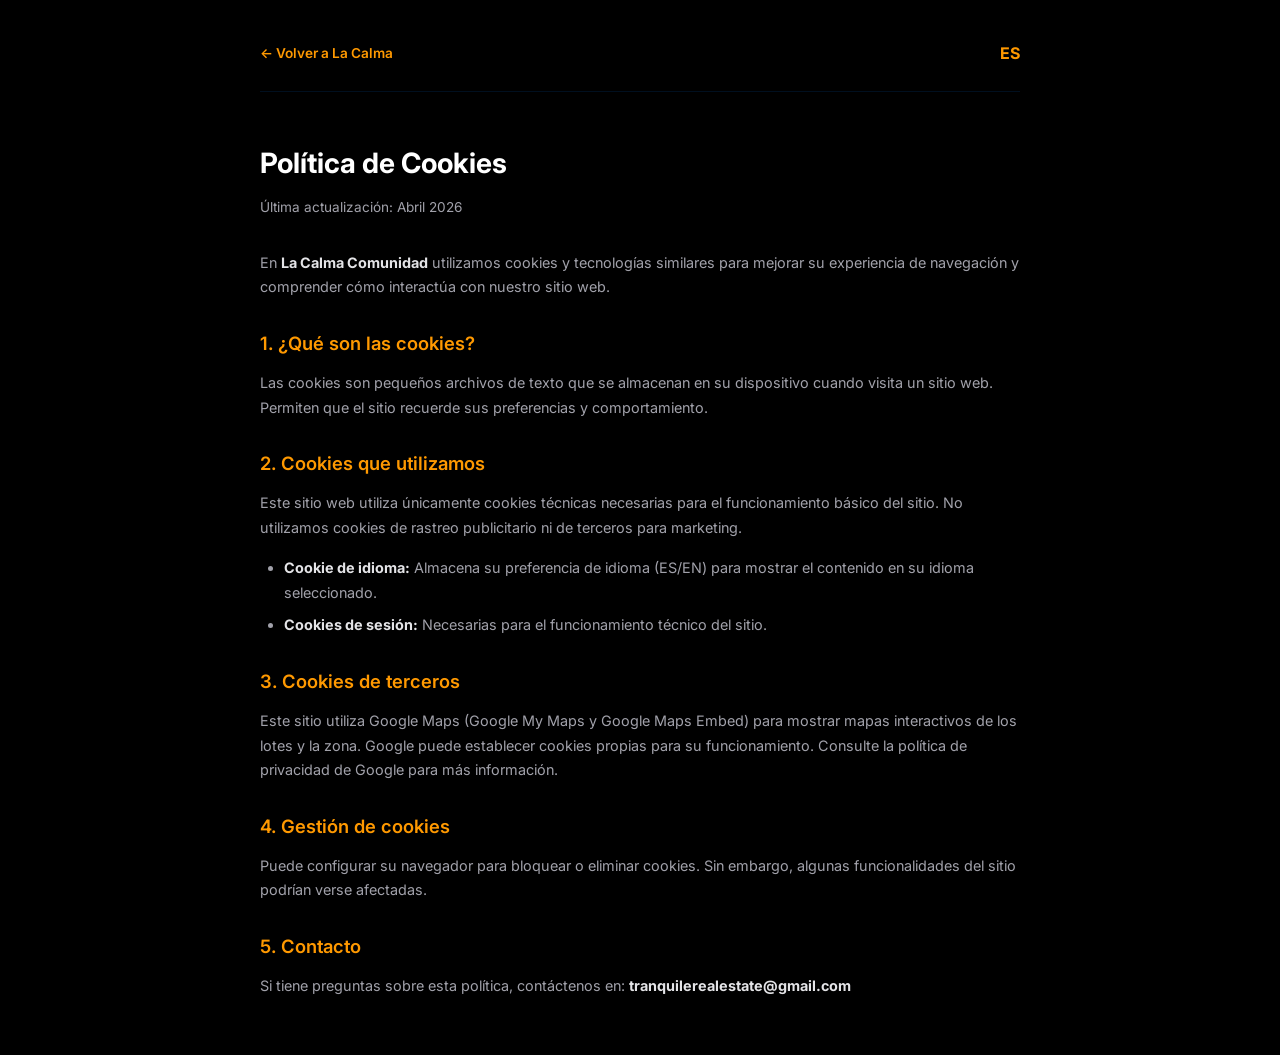
<file: legal/cookies.html>
<!DOCTYPE html>
<html lang="es">
<head>
  <meta charset="UTF-8">
  <meta name="viewport" content="width=device-width, initial-scale=1.0">
  <title>Política de Cookies — La Calma Comunidad</title>
  <link rel="preconnect" href="https://fonts.googleapis.com">
  <link rel="preconnect" href="https://fonts.gstatic.com" crossorigin>
  <link href="https://fonts.googleapis.com/css2?family=Inter:wght@400;500;600;700&display=swap" rel="stylesheet">
  <style>
    * { margin: 0; padding: 0; box-sizing: border-box; }
    body { font-family: 'Inter', sans-serif; background: #000; color: #E4E4E7; line-height: 1.7; padding: 40px 20px; }
    .container { max-width: 760px; margin: 0 auto; }
    .header { display: flex; justify-content: space-between; align-items: center; margin-bottom: 48px; padding-bottom: 24px; border-bottom: 1px solid rgba(0,51,102,0.3); }
    .header a { color: #FF9900; text-decoration: none; font-size: 0.85rem; font-weight: 600; transition: color 0.3s; }
    .header a:hover { color: #FFB84D; }
    h1 { font-size: 1.75rem; font-weight: 700; color: #fff; margin-bottom: 8px; }
    .date { color: #A1A1AA; font-size: 0.85rem; margin-bottom: 32px; }
    h2 { color: #FF9900; font-size: 1.15rem; font-weight: 600; margin: 28px 0 12px; }
    p { margin-bottom: 16px; color: #A1A1AA; font-size: 0.9rem; }
    ul { margin: 8px 0 16px 24px; }
    li { margin-bottom: 8px; color: #A1A1AA; font-size: 0.9rem; }
    strong { color: #E4E4E7; }
  </style>
</head>
<body>
  <div class="container">
    <div class="header">
      <a href="../index.html">← Volver a La Calma</a>
      <span style="color:#FF9900;font-weight:700;">ES</span>
    </div>

    <h1>Política de Cookies</h1>
    <p class="date">Última actualización: Abril 2026</p>

    <p>En <strong>La Calma Comunidad</strong> utilizamos cookies y tecnologías similares para mejorar su experiencia de navegación y comprender cómo interactúa con nuestro sitio web.</p>

    <h2>1. ¿Qué son las cookies?</h2>
    <p>Las cookies son pequeños archivos de texto que se almacenan en su dispositivo cuando visita un sitio web. Permiten que el sitio recuerde sus preferencias y comportamiento.</p>

    <h2>2. Cookies que utilizamos</h2>
    <p>Este sitio web utiliza únicamente cookies técnicas necesarias para el funcionamiento básico del sitio. No utilizamos cookies de rastreo publicitario ni de terceros para marketing.</p>
    <ul>
      <li><strong>Cookie de idioma:</strong> Almacena su preferencia de idioma (ES/EN) para mostrar el contenido en su idioma seleccionado.</li>
      <li><strong>Cookies de sesión:</strong> Necesarias para el funcionamiento técnico del sitio.</li>
    </ul>

    <h2>3. Cookies de terceros</h2>
    <p>Este sitio utiliza Google Maps (Google My Maps y Google Maps Embed) para mostrar mapas interactivos de los lotes y la zona. Google puede establecer cookies propias para su funcionamiento. Consulte la política de privacidad de Google para más información.</p>

    <h2>4. Gestión de cookies</h2>
    <p>Puede configurar su navegador para bloquear o eliminar cookies. Sin embargo, algunas funcionalidades del sitio podrían verse afectadas.</p>

    <h2>5. Contacto</h2>
    <p>Si tiene preguntas sobre esta política, contáctenos en: <strong>tranquilerealestate@gmail.com</strong></p>
  </div>
</body>
</html>
</file>
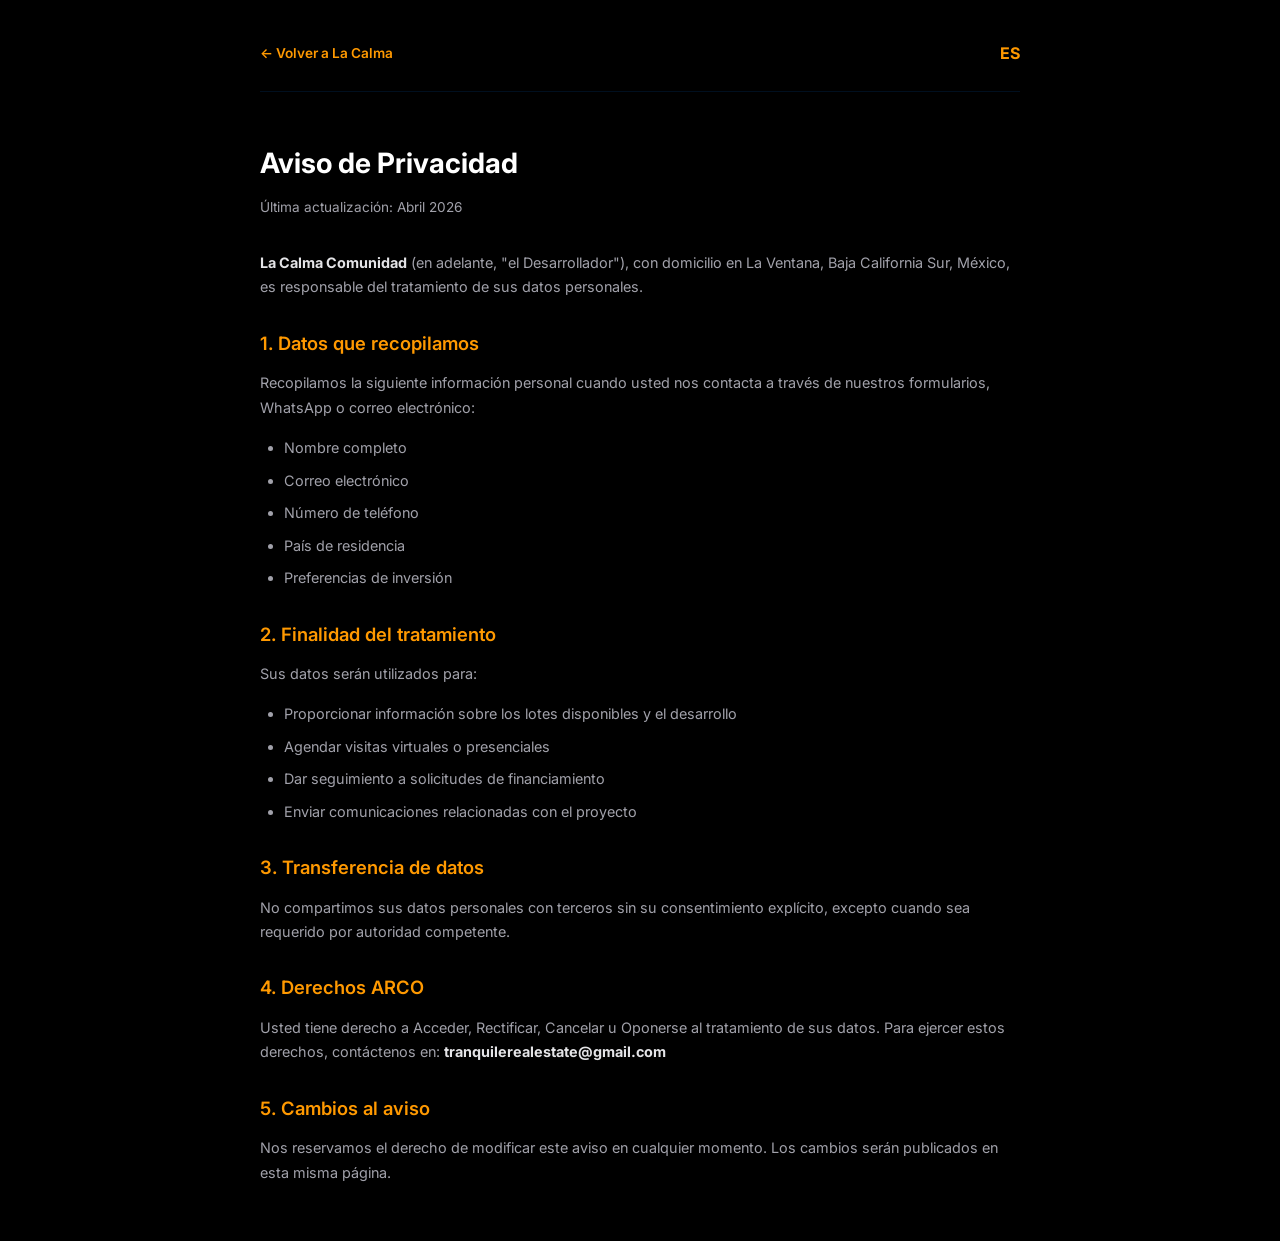
<file: legal/privacidad.html>
<!DOCTYPE html>
<html lang="es">
<head>
  <meta charset="UTF-8">
  <meta name="viewport" content="width=device-width, initial-scale=1.0">
  <title>Aviso de Privacidad — La Calma Comunidad</title>
  <link rel="preconnect" href="https://fonts.googleapis.com">
  <link rel="preconnect" href="https://fonts.gstatic.com" crossorigin>
  <link href="https://fonts.googleapis.com/css2?family=Inter:wght@400;500;600;700&display=swap" rel="stylesheet">
  <style>
    * { margin: 0; padding: 0; box-sizing: border-box; }
    body { font-family: 'Inter', sans-serif; background: #000; color: #E4E4E7; line-height: 1.7; padding: 40px 20px; }
    .container { max-width: 760px; margin: 0 auto; }
    .header { display: flex; justify-content: space-between; align-items: center; margin-bottom: 48px; padding-bottom: 24px; border-bottom: 1px solid rgba(0,51,102,0.3); }
    .header a { color: #FF9900; text-decoration: none; font-size: 0.85rem; font-weight: 600; transition: color 0.3s; }
    .header a:hover { color: #FFB84D; }
    h1 { font-size: 1.75rem; font-weight: 700; color: #fff; margin-bottom: 8px; }
    .date { color: #A1A1AA; font-size: 0.85rem; margin-bottom: 32px; }
    h2 { color: #FF9900; font-size: 1.15rem; font-weight: 600; margin: 28px 0 12px; }
    p { margin-bottom: 16px; color: #A1A1AA; font-size: 0.9rem; }
    ul { margin: 8px 0 16px 24px; }
    li { margin-bottom: 8px; color: #A1A1AA; font-size: 0.9rem; }
    strong { color: #E4E4E7; }
    .back { display: inline-flex; align-items: center; gap: 6px; color: #FF9900; text-decoration: none; font-weight: 600; font-size: 0.85rem; margin-bottom: 32px; transition: color 0.3s; }
    .back:hover { color: #FFB84D; }
  </style>
</head>
<body>
  <div class="container">
    <div class="header">
      <a href="../index.html">← Volver a La Calma</a>
      <span style="color:#FF9900;font-weight:700;">ES</span>
    </div>

    <h1>Aviso de Privacidad</h1>
    <p class="date">Última actualización: Abril 2026</p>

    <p><strong>La Calma Comunidad</strong> (en adelante, "el Desarrollador"), con domicilio en La Ventana, Baja California Sur, México, es responsable del tratamiento de sus datos personales.</p>

    <h2>1. Datos que recopilamos</h2>
    <p>Recopilamos la siguiente información personal cuando usted nos contacta a través de nuestros formularios, WhatsApp o correo electrónico:</p>
    <ul>
      <li>Nombre completo</li>
      <li>Correo electrónico</li>
      <li>Número de teléfono</li>
      <li>País de residencia</li>
      <li>Preferencias de inversión</li>
    </ul>

    <h2>2. Finalidad del tratamiento</h2>
    <p>Sus datos serán utilizados para:</p>
    <ul>
      <li>Proporcionar información sobre los lotes disponibles y el desarrollo</li>
      <li>Agendar visitas virtuales o presenciales</li>
      <li>Dar seguimiento a solicitudes de financiamiento</li>
      <li>Enviar comunicaciones relacionadas con el proyecto</li>
    </ul>

    <h2>3. Transferencia de datos</h2>
    <p>No compartimos sus datos personales con terceros sin su consentimiento explícito, excepto cuando sea requerido por autoridad competente.</p>

    <h2>4. Derechos ARCO</h2>
    <p>Usted tiene derecho a Acceder, Rectificar, Cancelar u Oponerse al tratamiento de sus datos. Para ejercer estos derechos, contáctenos en: <strong>tranquilerealestate@gmail.com</strong></p>

    <h2>5. Cambios al aviso</h2>
    <p>Nos reservamos el derecho de modificar este aviso en cualquier momento. Los cambios serán publicados en esta misma página.</p>
  </div>
</body>
</html>
</file>
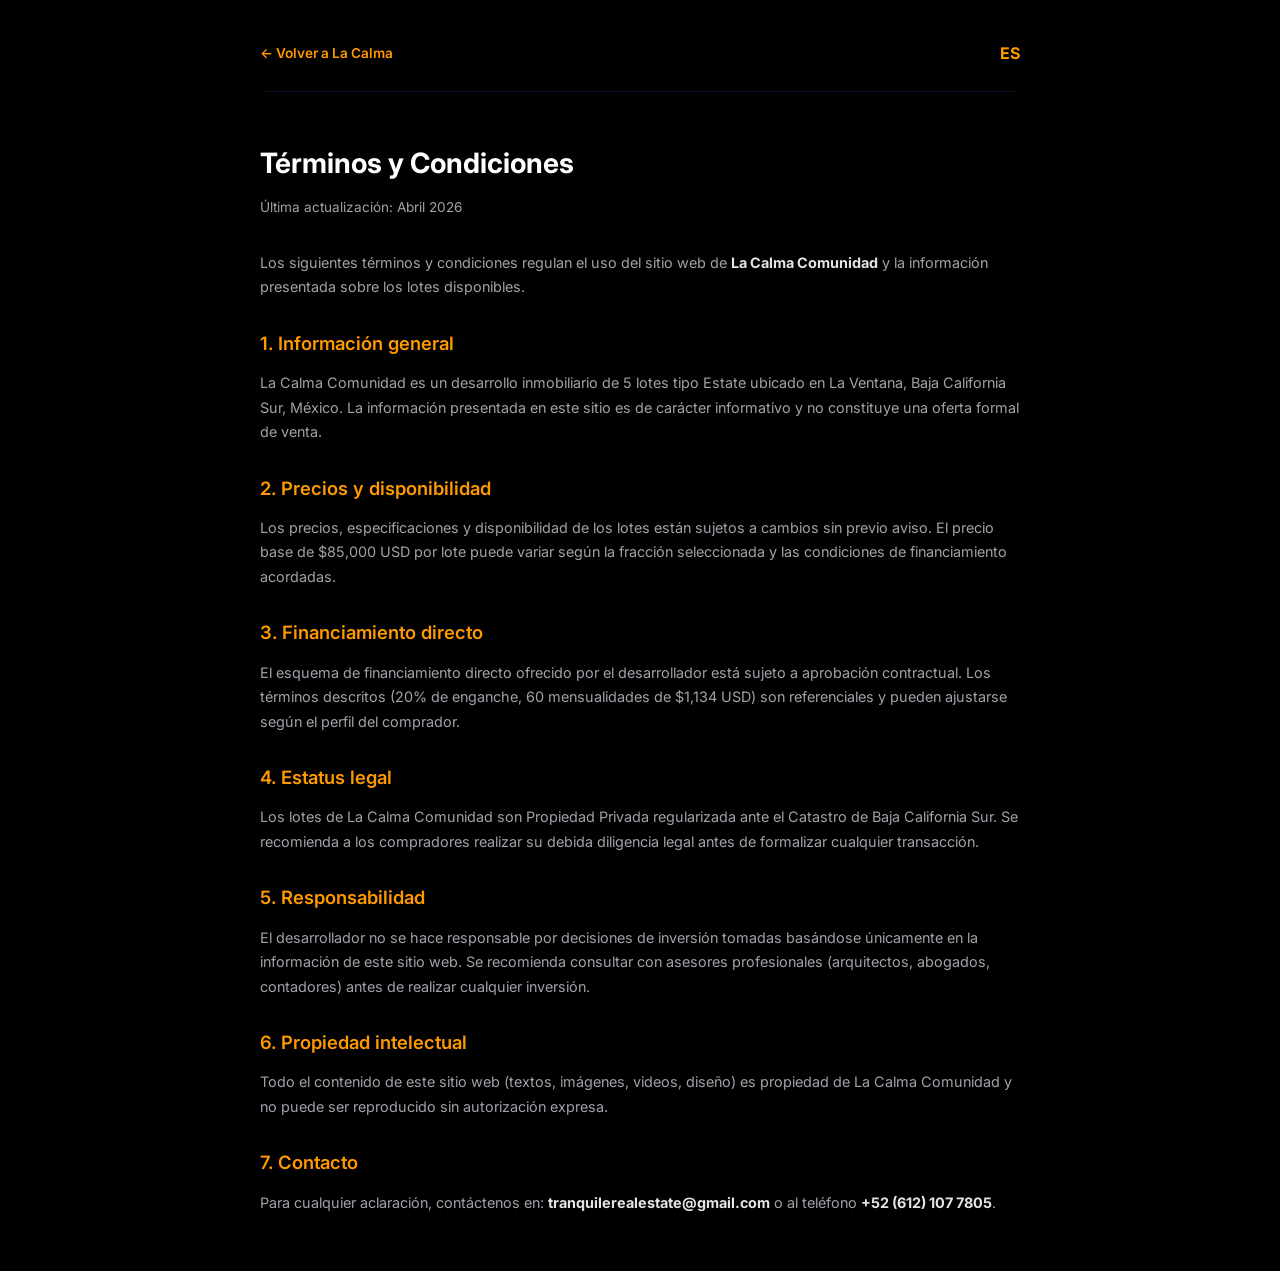
<file: legal/terminos.html>
<!DOCTYPE html>
<html lang="es">
<head>
  <meta charset="UTF-8">
  <meta name="viewport" content="width=device-width, initial-scale=1.0">
  <title>Términos y Condiciones — La Calma Comunidad</title>
  <link rel="preconnect" href="https://fonts.googleapis.com">
  <link rel="preconnect" href="https://fonts.gstatic.com" crossorigin>
  <link href="https://fonts.googleapis.com/css2?family=Inter:wght@400;500;600;700&display=swap" rel="stylesheet">
  <style>
    * { margin: 0; padding: 0; box-sizing: border-box; }
    body { font-family: 'Inter', sans-serif; background: #000; color: #E4E4E7; line-height: 1.7; padding: 40px 20px; }
    .container { max-width: 760px; margin: 0 auto; }
    .header { display: flex; justify-content: space-between; align-items: center; margin-bottom: 48px; padding-bottom: 24px; border-bottom: 1px solid rgba(0,51,102,0.3); }
    .header a { color: #FF9900; text-decoration: none; font-size: 0.85rem; font-weight: 600; transition: color 0.3s; }
    .header a:hover { color: #FFB84D; }
    h1 { font-size: 1.75rem; font-weight: 700; color: #fff; margin-bottom: 8px; }
    .date { color: #A1A1AA; font-size: 0.85rem; margin-bottom: 32px; }
    h2 { color: #FF9900; font-size: 1.15rem; font-weight: 600; margin: 28px 0 12px; }
    p { margin-bottom: 16px; color: #A1A1AA; font-size: 0.9rem; }
    ul { margin: 8px 0 16px 24px; }
    li { margin-bottom: 8px; color: #A1A1AA; font-size: 0.9rem; }
    strong { color: #E4E4E7; }
  </style>
</head>
<body>
  <div class="container">
    <div class="header">
      <a href="../index.html">← Volver a La Calma</a>
      <span style="color:#FF9900;font-weight:700;">ES</span>
    </div>

    <h1>Términos y Condiciones</h1>
    <p class="date">Última actualización: Abril 2026</p>

    <p>Los siguientes términos y condiciones regulan el uso del sitio web de <strong>La Calma Comunidad</strong> y la información presentada sobre los lotes disponibles.</p>

    <h2>1. Información general</h2>
    <p>La Calma Comunidad es un desarrollo inmobiliario de 5 lotes tipo Estate ubicado en La Ventana, Baja California Sur, México. La información presentada en este sitio es de carácter informativo y no constituye una oferta formal de venta.</p>

    <h2>2. Precios y disponibilidad</h2>
    <p>Los precios, especificaciones y disponibilidad de los lotes están sujetos a cambios sin previo aviso. El precio base de $85,000 USD por lote puede variar según la fracción seleccionada y las condiciones de financiamiento acordadas.</p>

    <h2>3. Financiamiento directo</h2>
    <p>El esquema de financiamiento directo ofrecido por el desarrollador está sujeto a aprobación contractual. Los términos descritos (20% de enganche, 60 mensualidades de $1,134 USD) son referenciales y pueden ajustarse según el perfil del comprador.</p>

    <h2>4. Estatus legal</h2>
    <p>Los lotes de La Calma Comunidad son Propiedad Privada regularizada ante el Catastro de Baja California Sur. Se recomienda a los compradores realizar su debida diligencia legal antes de formalizar cualquier transacción.</p>

    <h2>5. Responsabilidad</h2>
    <p>El desarrollador no se hace responsable por decisiones de inversión tomadas basándose únicamente en la información de este sitio web. Se recomienda consultar con asesores profesionales (arquitectos, abogados, contadores) antes de realizar cualquier inversión.</p>

    <h2>6. Propiedad intelectual</h2>
    <p>Todo el contenido de este sitio web (textos, imágenes, videos, diseño) es propiedad de La Calma Comunidad y no puede ser reproducido sin autorización expresa.</p>

    <h2>7. Contacto</h2>
    <p>Para cualquier aclaración, contáctenos en: <strong>tranquilerealestate@gmail.com</strong> o al teléfono <strong>+52 (612) 107 7805</strong>.</p>
  </div>
</body>
</html>
</file>
